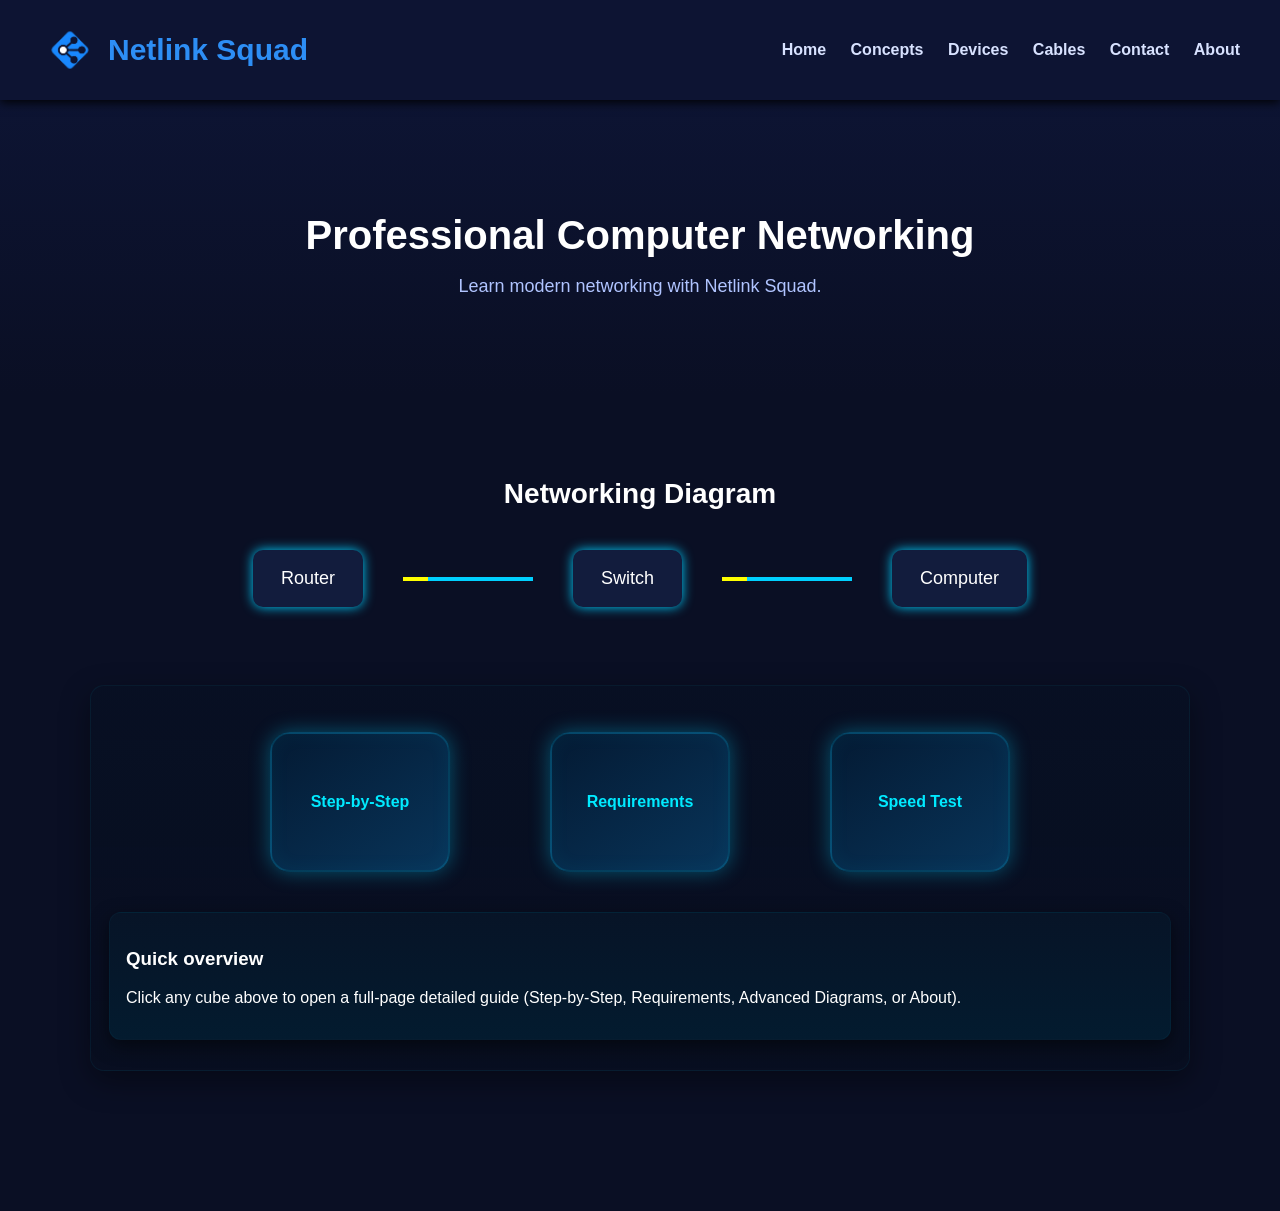
<file: index.html>
<!DOCTYPE html>
<html lang="en">
<head>
<meta charset="utf-8" />
<meta name="viewport" content="width=device-width,initial-scale=1" />
<link rel="stylesheet" href="style.css">
<title>Netlink Squad — Home</title>
<style>
:root{
  --accent:#00eaff;
  --accent2:#0096ff;
  --bg1:#0b1b33;
  --card:#071427;
  --text:#cfe8ff;
  --glow:0 0 20px rgba(0,212,255,0.35);
  --glow-big:0 0 45px rgba(0,212,255,0.75);
}
*{box-sizing:border-box}


/* TABS (CUBES) */
.cube-tabs{ display:flex; gap: 100px; justify-content:center; flex-wrap:wrap; padding:28px; }
.tab{
  width:180px; height:140px;
  display:flex; align-items:center; justify-content:center;
  background:linear-gradient(145deg,#041a33,#083459);
  border-radius:20px; border:2px solid rgba(0,212,255,0.18);
  color:var(--accent); font-weight:700; text-decoration:none;
  box-shadow: inset 0 0 20px rgba(0,212,255,0.06), var(--glow);
  transition:transform .35s ease, box-shadow .35s ease, color .2s;
  transform-style:preserve-3d;
}
.tab:focus { outline:none; box-shadow:var(--glow-big); transform:scale(1.06) rotateX(6deg); }
.tab:hover{ transform:rotateX(12deg) rotateY(-12deg) scale(1.06); color:#fff; box-shadow:var(--glow-big); }

/* content grid (keeps same look as original panels) */
.container {
  width:92%;
  max-width:1100px;
  margin:18px auto 60px;
  padding:18px;
  background: linear-gradient(180deg, rgba(5,18,34,0.35), rgba(3,12,22,0.25));
  border-radius:14px; border:1px solid rgba(0,212,255,0.06);
  box-shadow:0 10px 30px rgba(0,0,0,0.4);
}

/* small cards for content */
.card{
  background:linear-gradient(180deg,#071427,#031b2f);
  padding:16px; border-radius:12px; margin:12px 0;
  border:1px solid rgba(0,212,255,0.04);
  box-shadow:0 6px 18px rgba(0,0,0,0.5);
}

/* RESPONSIVE */
@media (max-width:720px){
  .tab{ width:110px; height:110px; font-size:14px; }
  .hero h1{ font-size:28px; }
  header{ padding:12px 16px; }
}
</style>
</head>
<body>
  <header>
    <div class="logo">
    <img src="logo.png" alt="Logo">
    <span>Netlink Squad</span>
</div>

    <nav>
      <a href="index.html" aria-current="page">Home</a>
      <a href="Concepts.html">Concepts</a>
      <a href="devices.html">Devices</a>
      <a href="cable.html">Cables</a>
      <a href="contact.html">Contact</a>
      <a href="about.html">About</a>
    </nav>
  </header>

  <main>
    <section class="hero">
      <h1>Professional Computer Networking</h1>
      <p>Learn modern networking with Netlink Squad.</p>
    </section>
   
<section class="diagram-section">
    <h2> Networking Diagram</h2>

    <div class="network-diagram">
        <div class="device router">Router</div>
        <div class="line"></div>
        <div class="device switch">Switch</div>
        <div class="line"></div>
        <div class="device pc">Computer</div>
    </div>
</section>
<!-- Network Building Section -->
    

    <div class="container">
      <div class="cube-tabs" role="tablist" aria-label="Main tabs">
        <!-- Tabs are anchors linking to separate pages -->
        <a class="tab" role="tab" href="Step-by-Step.html">Step-by-Step</a>
        <a class="tab" role="tab" href="requirements.html">Requirements</a>
        <a class="tab" role="tab" href="Speed Test.html">Speed Test</a>
      </div>

      <!-- Keep a bit of quick-preview content below if you want -->
      <div class="card">
        <h3>Quick overview</h3>
        <p>Click any cube above to open a full-page detailed guide (Step-by-Step, Requirements, Advanced Diagrams, or About).</p>
      </div>
    </div>
  </main>
</body>
</html>
</file>
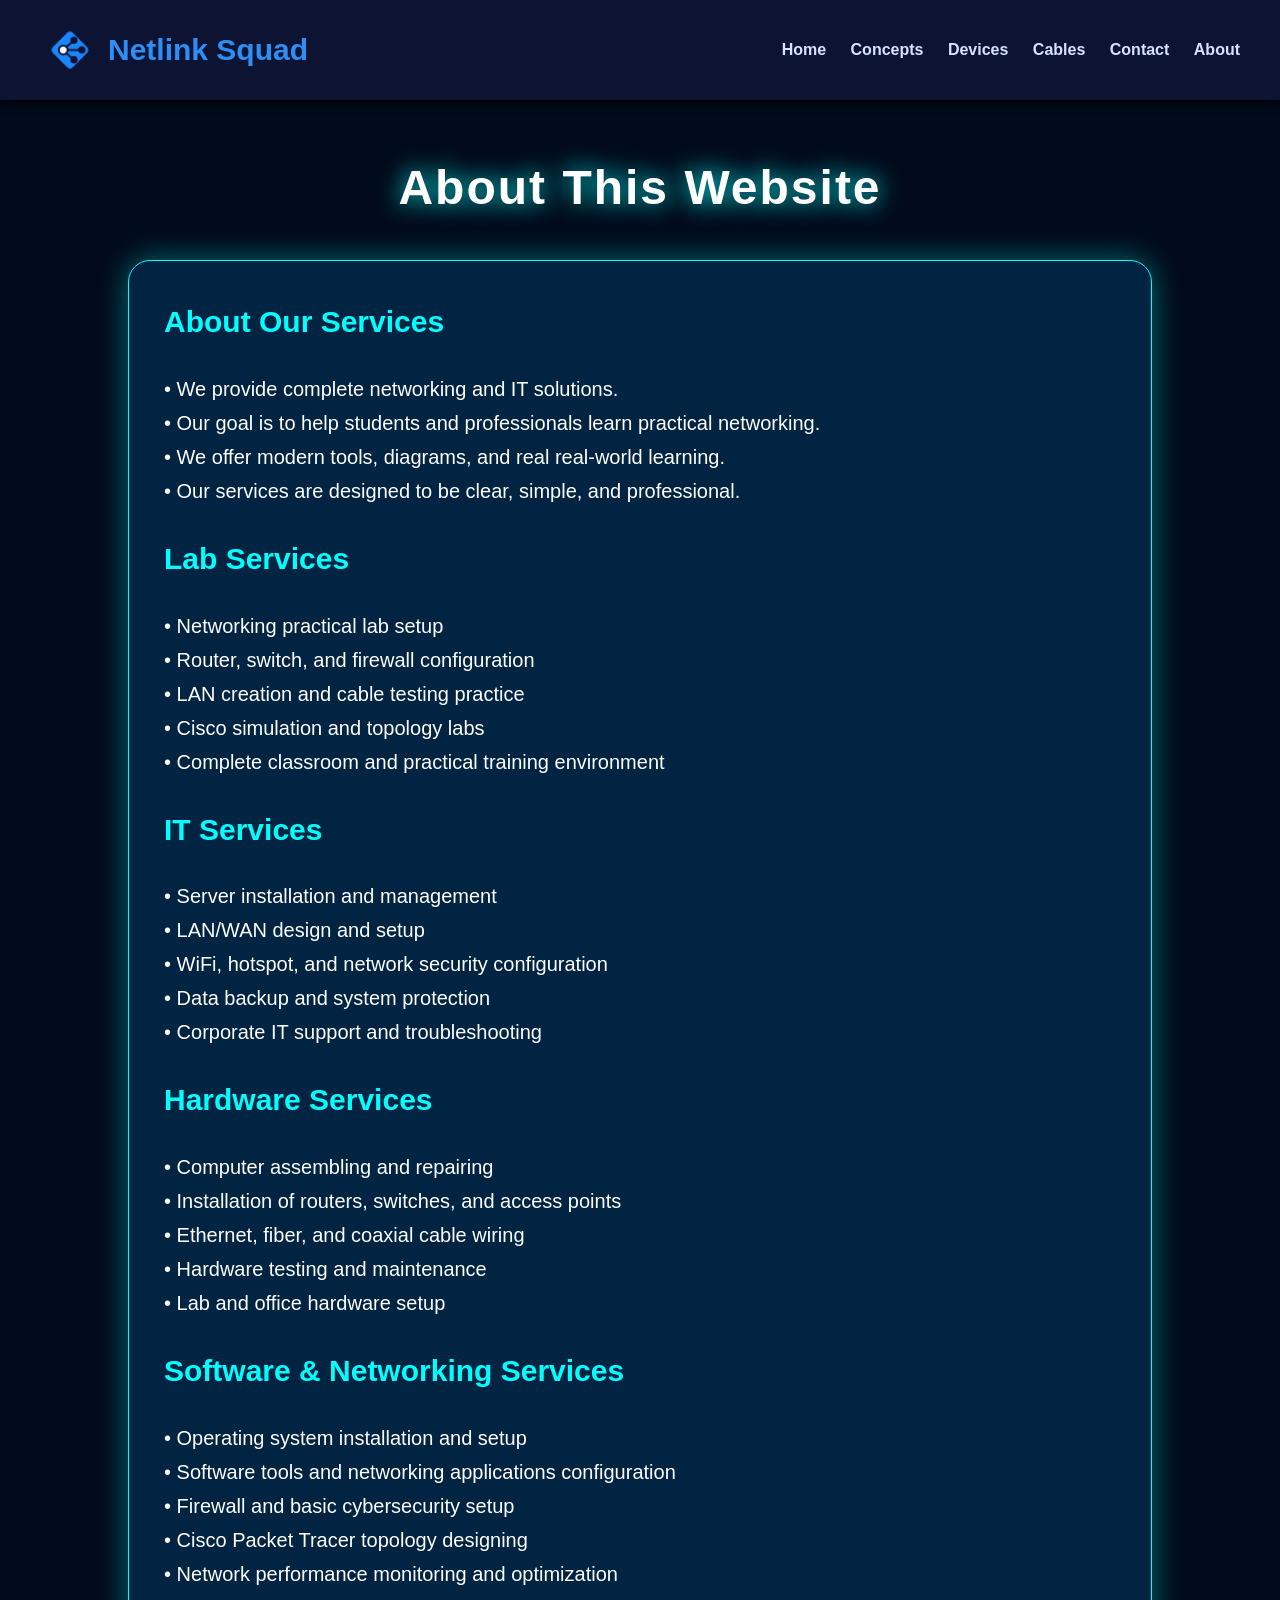
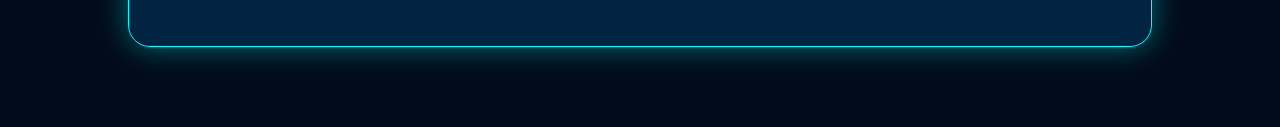
<file: about.html>
<!DOCTYPE html>
<html lang="en">
<head>
<meta charset="UTF-8">
<title>About Project</title>
<link rel="stylesheet" href="style.css">

<style>
    body {
        margin: 0;
        background: #020b1b;
        color: white;
        font-family: 'Poppins', sans-serif;
    }

    h1 {
        text-align: center;
        font-size: 48px;
        margin-top: 60px;
        text-shadow: 0 0 25px cyan;
        letter-spacing: 2px;
    }

    /* ====== FUTURISTIC CONTENT BOX ====== */
    .box {
        width: 80%;
        margin: auto;
        background: rgba(0, 45, 80, 0.75);
        padding: 35px;
        border-radius: 22px;
        border: 1px solid cyan;
        margin-top: 45px;
        line-height: 1.7;
        font-size: 20px;
        box-shadow: 0 0 30px rgba(0,255,255,0.4);
    }

    /* ====== FIXED RIGHT-SIDE 3D BACK BUTTON ====== */
    .back-btn {
        position: fixed;
        top: 22px;
        right: 22px;
        padding: 14px 26px;
        background: linear-gradient(135deg, #02263e, #034a74);
        border: 2px solid cyan;
        border-radius: 14px;
        cursor: pointer;
        font-size: 20px;
        color: cyan;
        font-weight: bold;
        box-shadow: 0 0 15px cyan, inset 0 0 10px rgba(0,255,255,0.3);
        animation: pulseBtn 2s infinite;
        transition: 0.3s ease;
        opacity: 1;
        z-index: 999;
    }

    .back-btn:hover {
        transform: scale(1.12) translateY(-3px);
        box-shadow: 0 0 30px cyan;
    }

    @keyframes pulseBtn {
        0% { box-shadow: 0 0 10px cyan; }
        50% { box-shadow: 0 0 28px cyan; }
        100% { box-shadow: 0 0 10px cyan; }
    }

    /* ====== SCROLL DOWN = INVISIBLE / UP = VISIBLE ====== */
    .back-btn.hide {
        opacity: 0;
        pointer-events: none;
    }
</style>
</head>
<body>

  <header>
      <div class="logo">
    <img src="logo.png" alt="Logo">
    <span>Netlink Squad</span>
</div>
    <nav>
      <a href="index.html">Home</a>
      <a href="Concepts.html">Concepts</a>
      <a href="devices.html">Devices</a>
      <a href="cable.html">Cables</a>
      <a href="contact.html">Contact</a>
      <a href="about.html" aria-current="page">About</a>
    </nav>
  </header>

<h1>About This Website</h1>

<div class="box">

    <h2 style="color: cyan; margin-top:0;">About Our Services</h2>
    <p>
        • We provide complete networking and IT solutions.<br>
        • Our goal is to help students and professionals learn practical networking.<br>
        • We offer modern tools, diagrams, and real real-world learning.<br>
        • Our services are designed to be clear, simple, and professional.
    </p>

    <h2 style="color: cyan;">Lab Services</h2>
    <p>
        • Networking practical lab setup<br>
        • Router, switch, and firewall configuration<br>
        • LAN creation and cable testing practice<br>
        • Cisco simulation and topology labs<br>
        • Complete classroom and practical training environment
    </p>

    <h2 style="color: cyan;">IT Services</h2>
    <p>
        • Server installation and management<br>
        • LAN/WAN design and setup<br>
        • WiFi, hotspot, and network security configuration<br>
        • Data backup and system protection<br>
        • Corporate IT support and troubleshooting
    </p>

    <h2 style="color: cyan;">Hardware Services</h2>
    <p>
        • Computer assembling and repairing<br>
        • Installation of routers, switches, and access points<br>
        • Ethernet, fiber, and coaxial cable wiring<br>
        • Hardware testing and maintenance<br>
        • Lab and office hardware setup
    </p>

    <h2 style="color: cyan;">Software & Networking Services</h2>
    <p>
        • Operating system installation and setup<br>
        • Software tools and networking applications configuration<br>
        • Firewall and basic cybersecurity setup<br>
        • Cisco Packet Tracer topology designing<br>
        • Network performance monitoring and optimization
    </p>

</div>


<script>
/* ------- Scroll Down → Hide / Scroll Up → Show Button ------- */
let lastScroll = 0;
const btn = document.getElementById("backBtn");

window.addEventListener("scroll", () => {
    let current = window.scrollY;

    if (current > lastScroll) {
        btn.classList.add("hide");   // hide button
    } else {
        btn.classList.remove("hide"); // show button
    }

    lastScroll = current;
});
</script>

</body>
</html>
</file>
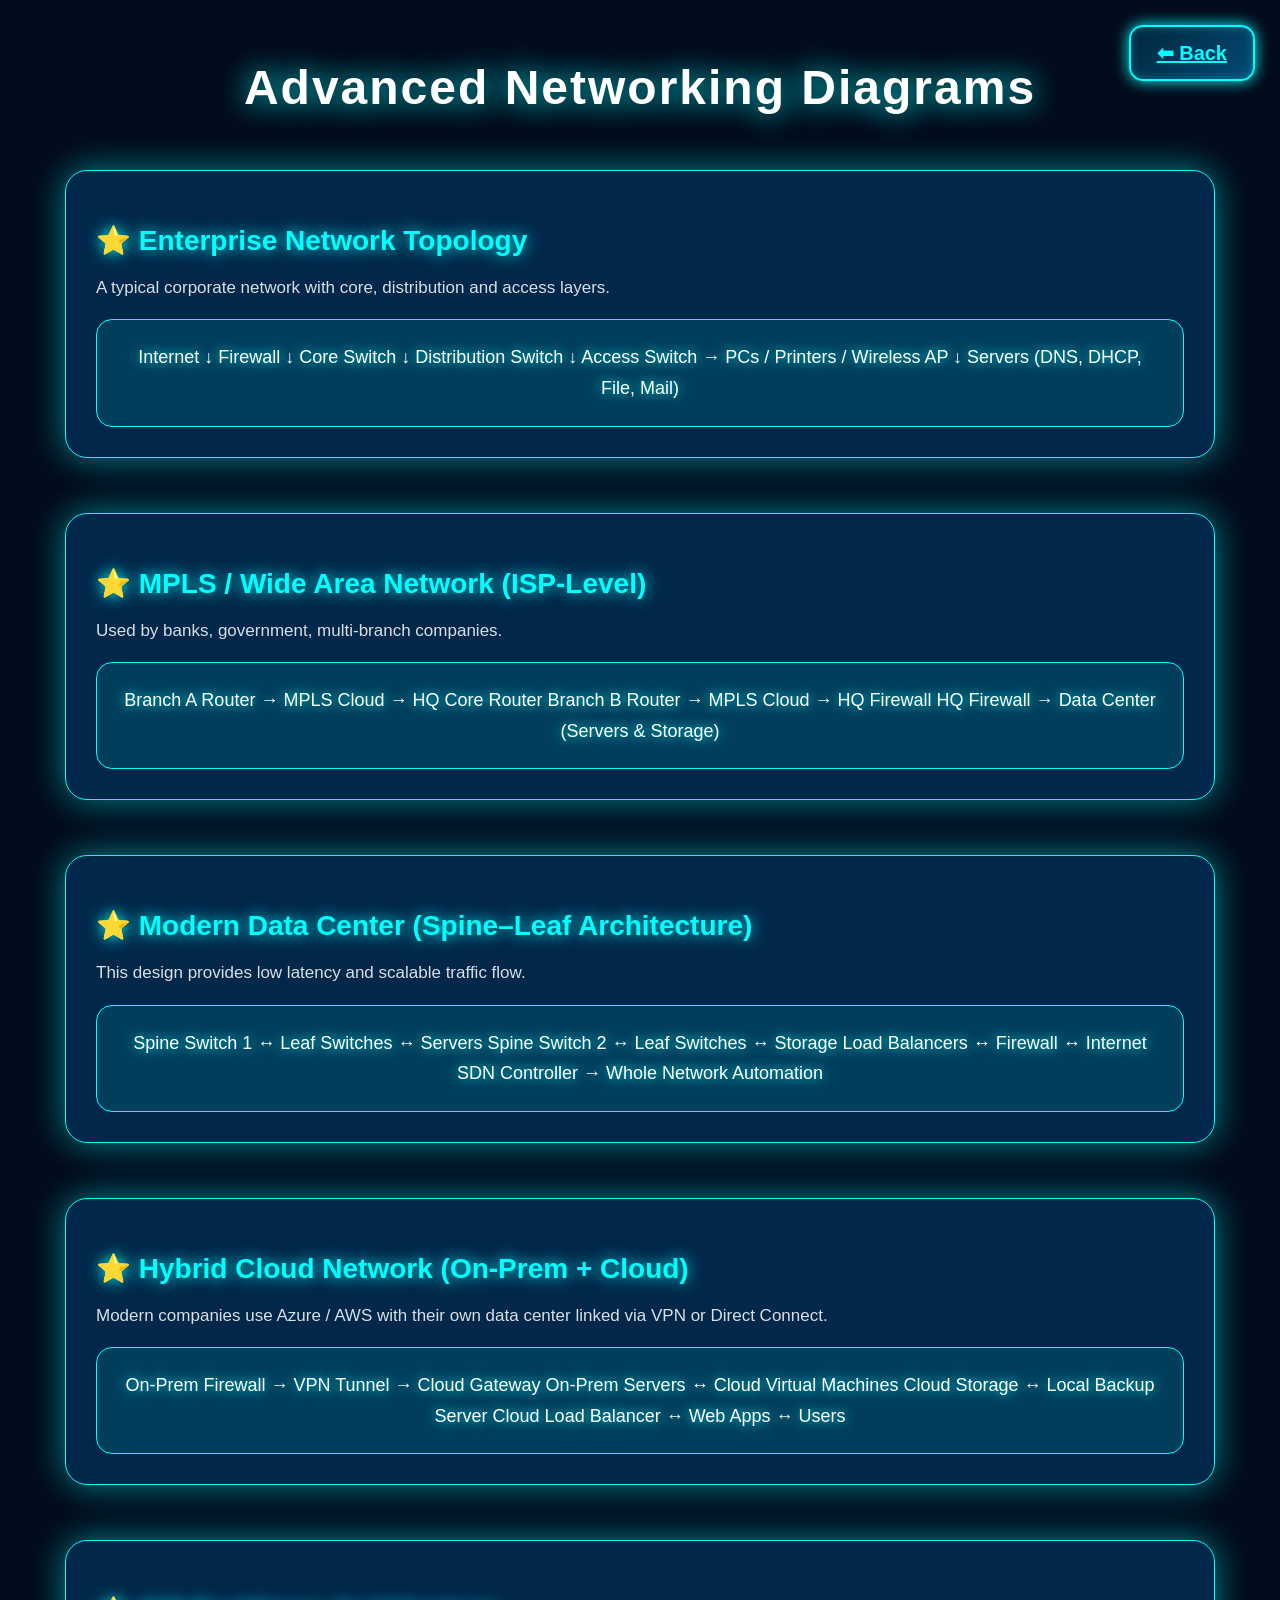
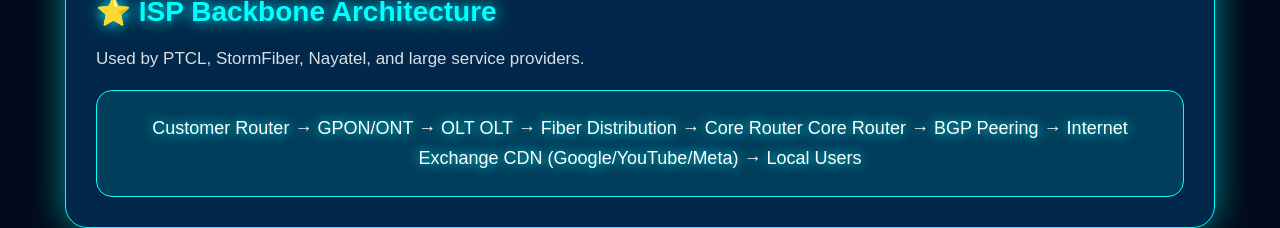
<file: advanced.html>
<!DOCTYPE html>
<html lang="en">
<head>
<meta charset="UTF-8">
<title>Advanced Networking</title>

<style>
    body {
        margin: 0;
        background: #020b1b;
        font-family: 'Poppins', sans-serif;
        color: white;
        overflow-x: hidden;
    }

    h1 {
        text-align: center;
        font-size: 48px;
        text-shadow: 0 0 30px cyan;
        margin-top: 60px;
        letter-spacing: 2px;
    }

    /* ====== 3D FIXED BACK BUTTON (RIGHT SIDE) ====== */
    .back-btn {
        position: fixed;
        top: 25px;
        right: 25px;
        padding: 14px 26px;
        background: linear-gradient(135deg, #02263e, #034a74);
        border: 2px solid cyan;
        border-radius: 14px;
        cursor: pointer;
        font-size: 20px;
        color: cyan;
        font-weight: bold;
        box-shadow: 0 0 15px cyan, inset 0 0 10px rgba(0,255,255,0.3);
        transition: 0.3s ease;
        animation: neonPulse 2s infinite;
        opacity: 1;
        z-index: 999;
    }

    .back-btn:hover {
        transform: scale(1.12) translateY(-3px);
        box-shadow: 0 0 30px cyan;
    }

    @keyframes neonPulse {
        0% { box-shadow: 0 0 15px cyan; }
        50% { box-shadow: 0 0 35px cyan; }
        100% { box-shadow: 0 0 15px cyan; }
    }

    /* ====== CONTENT BOX ====== */
  .diagram-box {
    width: 85%;
    margin: auto;
    background: rgba(0, 50, 90, 0.75);
    padding: 30px;
    border-radius: 22px;
    border: 1px solid cyan;
    box-shadow: 0 0 35px rgba(0,255,255,0.5);
    margin-top: 55px;
    transition: .35s ease;
}


    .diagram-box:hover {
        transform: scale(1.03);
        box-shadow: 0 0 45px cyan;
    }

    .diagram-title {
        font-size: 28px;
        color: cyan;
        text-shadow: 0 0 15px cyan;
        margin-bottom: 10px;
    }

    .diagram {
        background: rgba(0,255,255,0.1);
        padding: 22px;
        border: 1px solid cyan;
        border-radius: 16px;
        margin-top: 18px;
        text-align: center;
        text-shadow: 0 0 12px cyan;
        font-size: 18px;
        line-height: 1.7;
    }

    /* Improve readability */
    p {
        font-size: 17px;
        opacity: 0.85;
        line-height: 1.6;
    }
</style>
</head>
<body>

<a href="index.html" class="back-btn" id="backBtn">⬅ Back</a>

<h1>Advanced Networking Diagrams</h1>

<!-- ENTERPRISE NETWORK -->
<div class="diagram-box">
    <h2 class="diagram-title">⭐ Enterprise Network Topology</h2>
    <p>A typical corporate network with core, distribution and access layers.</p>

    <div class="diagram">
        Internet  
        ↓  
        Firewall  
        ↓  
        Core Switch  
        ↓  
        Distribution Switch  
        ↓  
        Access Switch → PCs / Printers / Wireless AP  
        ↓  
        Servers (DNS, DHCP, File, Mail)
    </div>
</div>

<!-- MPLS WAN -->
<div class="diagram-box">
    <h2 class="diagram-title">⭐ MPLS / Wide Area Network (ISP-Level)</h2>
    <p>Used by banks, government, multi-branch companies.</p>

    <div class="diagram">
        Branch A Router → MPLS Cloud → HQ Core Router  
        Branch B Router → MPLS Cloud → HQ Firewall  
        HQ Firewall → Data Center (Servers & Storage)
    </div>
</div>

<!-- DATA CENTER -->
<div class="diagram-box">
    <h2 class="diagram-title">⭐ Modern Data Center (Spine–Leaf Architecture)</h2>
    <p>This design provides low latency and scalable traffic flow.</p>

    <div class="diagram">
        Spine Switch 1 ↔ Leaf Switches ↔ Servers  
        Spine Switch 2 ↔ Leaf Switches ↔ Storage  
        Load Balancers ↔ Firewall ↔ Internet  
        SDN Controller → Whole Network Automation
    </div>
</div>

<!-- CLOUD + HYBRID NETWORK -->
<div class="diagram-box">
    <h2 class="diagram-title">⭐ Hybrid Cloud Network (On-Prem + Cloud)</h2>

    <p>Modern companies use Azure / AWS with their own data center linked via VPN or Direct Connect.</p>

    <div class="diagram">
        On-Prem Firewall → VPN Tunnel → Cloud Gateway  
        On-Prem Servers ↔ Cloud Virtual Machines  
        Cloud Storage ↔ Local Backup Server  
        Cloud Load Balancer ↔ Web Apps ↔ Users
    </div>
</div>

<!-- ISP ARCHITECTURE -->
<div class="diagram-box">
    <h2 class="diagram-title">⭐ ISP Backbone Architecture</h2>

    <p>Used by PTCL, StormFiber, Nayatel, and large service providers.</p>

    <div class="diagram">
        Customer Router → GPON/ONT → OLT  
        OLT → Fiber Distribution → Core Router  
        Core Router → BGP Peering → Internet Exchange  
        CDN (Google/YouTube/Meta) → Local Users
    </div>
</div>

<script>
/* ====== SCROLL-DOWN = HIDE BUTTON — SCROLL-UP = SHOW ====== */
let lastScroll = 0;
const btn = document.getElementById("backBtn");

window.addEventListener("scroll", () => {
    let current = window.scrollY;

    if (current > lastScroll) {
        // scrolling DOWN → hide button
        btn.style.opacity = "0";
        btn.style.pointerEvents = "none";
    } else {
        // scrolling UP → show button
        btn.style.opacity = "1";
        btn.style.pointerEvents = "auto";
    }

    lastScroll = current;
});
</script>

</body>
</html>
</file>
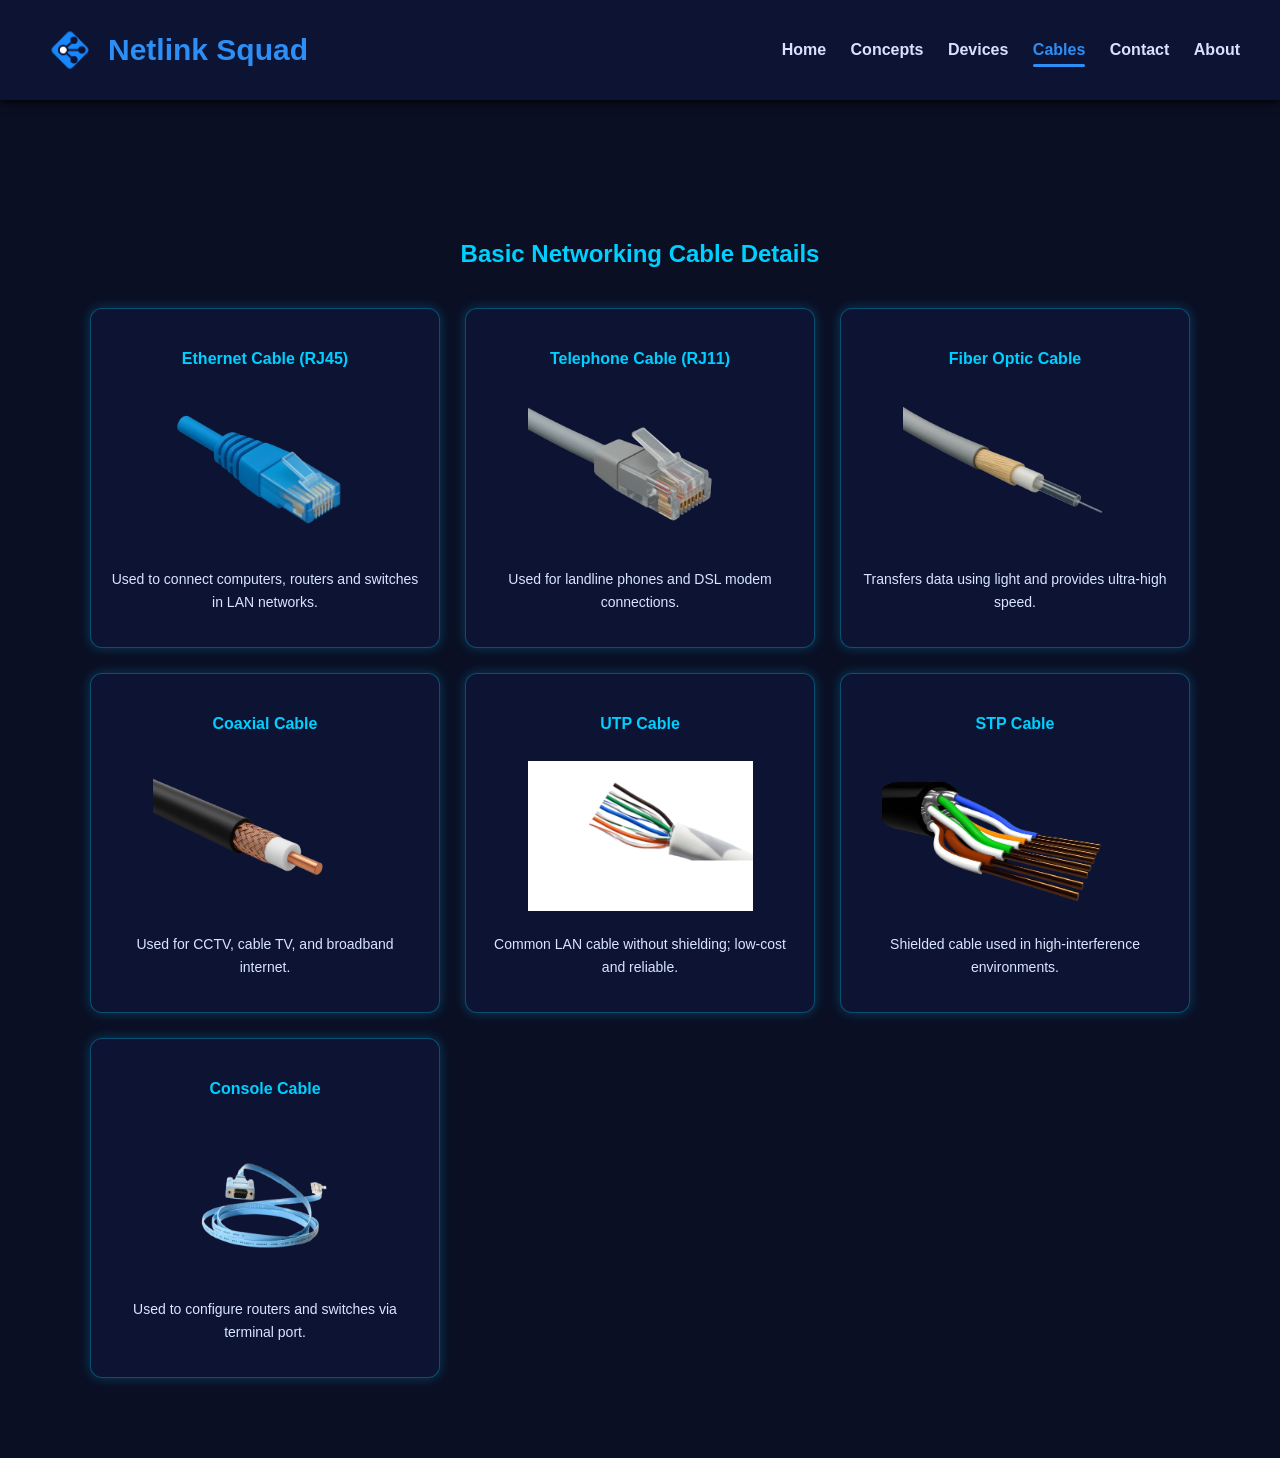
<file: cable.html>
<!DOCTYPE html>
<html lang="en">
<head>
<meta charset="UTF-8">
<meta name="viewport" content="width=device-width, initial-scale=1.0">
<title>Networking Cable Details</title>

<link rel="stylesheet" href="style.css">

<style>
   /* ---------- PAGE STYLING ---------- */
    .container {
        width: 90%;
        margin: auto;
    }

    /* Square Card Boxes */
    .requirement-grid {
        display: grid;
        grid-template-columns: repeat(auto-fit, minmax(260px, 1fr));
        gap: 25px;
        margin-top: 40px;
    }

    .req-card {
        background: #0d1433;
        border-radius: 12px;
        border: 1px solid #00d0ff50;
        box-shadow: 0 0 12px #00d0ff40;
        padding: 20px;
        height: 340px; /* Square box */
        display: flex;
        flex-direction: column;
        justify-content: space-between;
    }

    .req-card h4 {
        color: #00d0ff;
        text-align: center;
    }

    .req-card img {
        width: 100%;
        height: 150px;
        object-fit: contain;
        margin-top: 10px;
    }

    .req-card p {
        color: #d9e6ff;
        font-size: 14px;
        line-height: 1.6;
        text-align: center;
    }
</style>

</head>
<body>

<!-- NAVBAR -->
<header>
      <div class="logo">
    <img src="logo.png" alt="Logo">
    <span>Netlink Squad</span>
</div>
    <nav>
        <a href="index.html">Home</a>
        <a href="Concepts.html">Concepts</a>
        <a href="devices.html">Devices</a>
        <a class="active" href="cables.html">Cables</a>
        <a href="contact.html">Contact</a>
        <a href="about.html">About</a>
    </nav>
</header>

<section class="container" style="margin-top:140px;">
    <h2 style="text-align:center; color:var(--accent);">Basic Networking Cable Details</h2>

    <div class="requirement-grid">

        <!-- RJ45 -->
        <div class="req-card">
            <h4>Ethernet Cable (RJ45)</h4>
            <img src="rj45-3d.png2.png" alt="RJ45 Cable">
            <p>Used to connect computers, routers and switches in LAN networks.</p>
        </div>

        <!-- RJ11 -->
        <div class="req-card">
            <h4>Telephone Cable (RJ11)</h4>
            <img src="rj11-3d.png2.png" alt="RJ11 Cable">
            <p>Used for landline phones and DSL modem connections.</p>
        </div>

        <!-- Fiber -->
        <div class="req-card">
            <h4>Fiber Optic Cable</h4>
            <img src="fiber-3d.png2.png" alt="Fiber Cable">
            <p>Transfers data using light and provides ultra-high speed.</p>
        </div>

        <!-- Coaxial -->
        <div class="req-card">
            <h4>Coaxial Cable</h4>
            <img src="coaxial-3d.png2.png" alt="Coaxial Cable">
            <p>Used for CCTV, cable TV, and broadband internet.</p>
        </div>

        <!-- UTP -->
        <div class="req-card">
            <h4>UTP Cable</h4>
            <img src="utp-3d.png" alt="UTP Cable">
            <p>Common LAN cable without shielding; low-cost and reliable.</p>
        </div>

        <!-- STP -->
        <div class="req-card">
            <h4>STP Cable</h4>
            <img src="stp-3d.png" alt="STP Cable">
            <p>Shielded cable used in high-interference environments.</p>
        </div>

        <!-- Console -->
        <div class="req-card">
            <h4>Console Cable</h4>
            <img src="console-3d.png" alt="Console Cable">
            <p>Used to configure routers and switches via terminal port.</p>
        </div>

    </div>
</section>

</body>
</html>
</file>
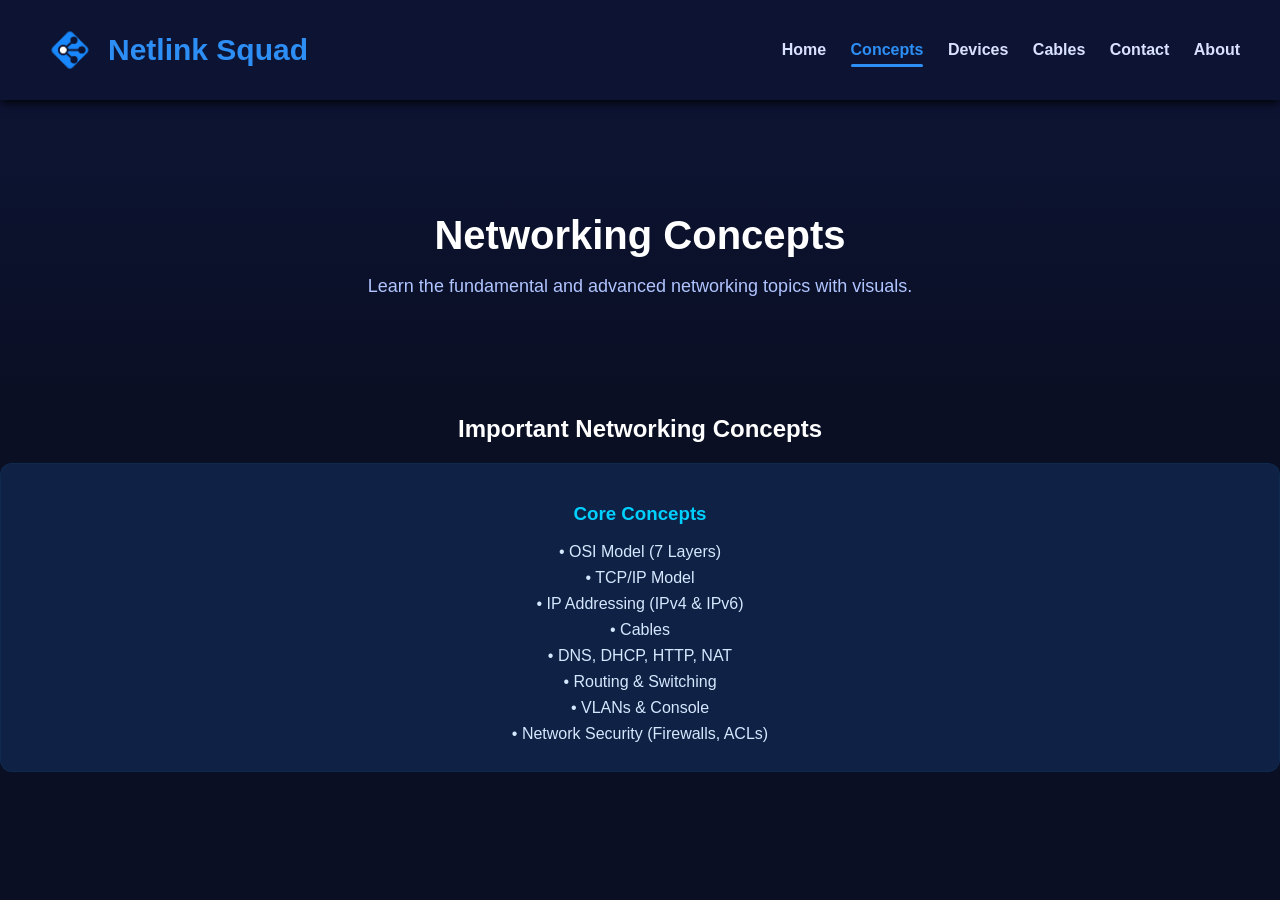
<file: Concepts.html>
<!DOCTYPE html>
<html lang="en">
<head>
    <meta charset="UTF-8">
    <meta name="viewport" content="width=device-width, initial-scale=1.0">
    <title>Networking Concepts</title>

    <link rel="stylesheet" href="style.css">
</head>

<body>

<!-- Header -->
<header>
    <div class="logo">
    <img src="logo.png" alt="Logo">
    <span>Netlink Squad</span>
</div>
    <nav>
        <a href="index.html">Home</a>
        <a class="active" href="Concepts.html">Concepts</a>
        <a href="devices.html">Devices</a>
        <a href="cable.html">Cables</a>
        <a href="contact.html">Contact</a>
        <a href="about.html">About</a>
    </nav>
</header>

<section class="hero">
    <h1>Networking Concepts</h1>
    <p>Learn the fundamental and advanced networking topics with visuals.</p>
</section>

<section class="network-guide">
    <h2>Important Networking Concepts</h2>

    <div class="guide-box">
        <h3>Core Concepts</h3>
        <ul>
            <li>•   OSI Model (7 Layers)</li>
            <li>•   TCP/IP Model</li>
            <li>•   IP Addressing (IPv4 & IPv6)</li>
            <li>•   Cables</li>
            <li>•   DNS, DHCP, HTTP, NAT</li>
            <li>•   Routing & Switching</li>
            <li>•   VLANs & Console</li>
            <li>•   Network Security (Firewalls, ACLs)</li>
        </ul>
    </div>
</section>

</body>
</html>
</file>
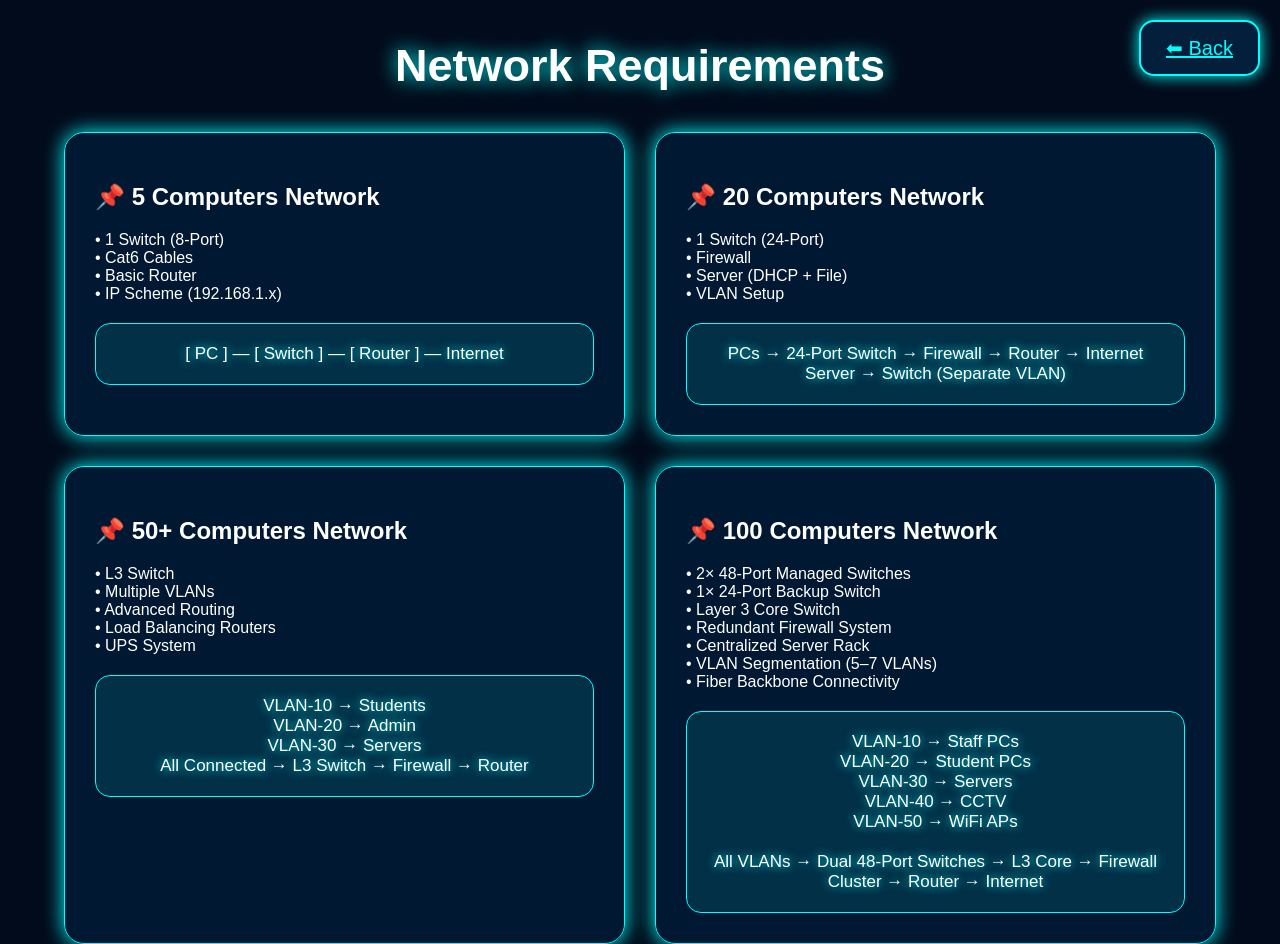
<file: requirements.html>
<!DOCTYPE html>
<html lang="en">
<head>
<meta charset="UTF-8">
<title>Network Requirements</title>
<style>
    body {
        margin: 0;
        font-family: Arial, sans-serif;
        background: #020b1b;
        color: #fff;
        overflow-x: hidden;
    }

    h1 {
        text-align: center;
        font-size: 45px;
        text-shadow: 0 0 20px cyan;
        margin-top: 40px;
    }

    .container {
        width: 90%;
        margin: auto;
        margin-top: 40px;
        display: grid;
        grid-template-columns: repeat(2, 1fr);
        gap: 30px;
    }

    .card {
        background: rgba(0, 30, 60, 0.7);
        border: 1px solid cyan;
        border-radius: 20px;
        padding: 30px;
        box-shadow: 0 0 20px cyan;
        transition: transform .3s;
    }

    .card:hover {
        transform: scale(1.03);
    }

    .diagram {
        margin-top: 20px;
        padding: 20px;
        background: rgba(0, 255, 255, 0.1);
        border: 1px solid cyan;
        border-radius: 15px;
        font-size: 17px;
        text-align: center;
        text-shadow: 0 0 10px cyan;
    }

    /* Back Button */
    .back-btn {
        position: fixed;
        z-index: 9999;
        
        position: fixed;
        top: 20px;
        right: 20px;
        padding: 14px 25px;
        background: #031f3b;
        border: 2px solid cyan;
        border-radius: 15px;
        cursor: pointer;
        font-size: 20px;
        color: cyan;
        box-shadow: 0 0 15px cyan;
        animation: pulse 2s infinite;
        transition: 0.3s;
    }

    .back-btn:hover { transform: scale(1.1); }

    @keyframes pulse {
        0% { box-shadow: 0 0 10px cyan; }
        50% { box-shadow: 0 0 30px cyan; }
        100% { box-shadow: 0 0 10px cyan; }
    }
    
    /* Hide Back Button on Scroll */
    .back-btn {
        opacity: 1;
        transition: opacity 0.4s ease;
    }
    .back-btn.hide {
        opacity: 0;
        pointer-events: none;
    }
</style>
</head>
<body>

<a href="index.html" class="back-btn">⬅ Back</a>

<h1>Network Requirements</h1>

<div class="container">

    <div class="card">
        <h2>📌 5 Computers Network</h2>
        <p>• 1 Switch (8-Port)<br>• Cat6 Cables<br>• Basic Router<br>• IP Scheme (192.168.1.x)</p>
        <div class="diagram">
            [ PC ] — [ Switch ] — [ Router ] — Internet
        </div>
    </div>

    <div class="card">
        <h2>📌 20 Computers Network</h2>
        <p>• 1 Switch (24-Port)<br>• Firewall<br>• Server (DHCP + File)<br>• VLAN Setup</p>
        <div class="diagram">
            PCs → 24-Port Switch → Firewall → Router → Internet<br>
            Server → Switch (Separate VLAN)
        </div>
    </div>

    <div class="card">
        <h2>📌 50+ Computers Network</h2>
        <p>• L3 Switch<br>• Multiple VLANs<br>• Advanced Routing<br>• Load Balancing Routers<br>• UPS System</p>
        <div class="diagram">
            VLAN-10 → Students<br>
            VLAN-20 → Admin<br>
            VLAN-30 → Servers<br>
            All Connected → L3 Switch → Firewall → Router
        </div>
    </div>

    <div class="card">
        <h2>📌 100 Computers Network</h2>
        <p>• 2× 48-Port Managed Switches<br>• 1× 24-Port Backup Switch<br>• Layer 3 Core Switch<br>• Redundant Firewall System<br>• Centralized Server Rack<br>• VLAN Segmentation (5–7 VLANs)<br>• Fiber Backbone Connectivity</p>
        <div class="diagram">
            VLAN-10 → Staff PCs<br>
            VLAN-20 → Student PCs<br>
            VLAN-30 → Servers<br>
            VLAN-40 → CCTV<br>
            VLAN-50 → WiFi APs<br><br>
            All VLANs → Dual 48-Port Switches → L3 Core → Firewall Cluster → Router → Internet
        </div>
    </div>

</div>

<script>
    let lastScroll = 0;
    const btn = document.querySelector('.back-btn');

    window.addEventListener('scroll', () => {
        let current = window.scrollY;

        if (current > lastScroll) {
            btn.classList.add('hide'); // scrolling down → hide
        } else {
            btn.classList.remove('hide'); // scrolling up → show
        }
        lastScroll = current;
    });
</script>
</body>
</html>
</file>
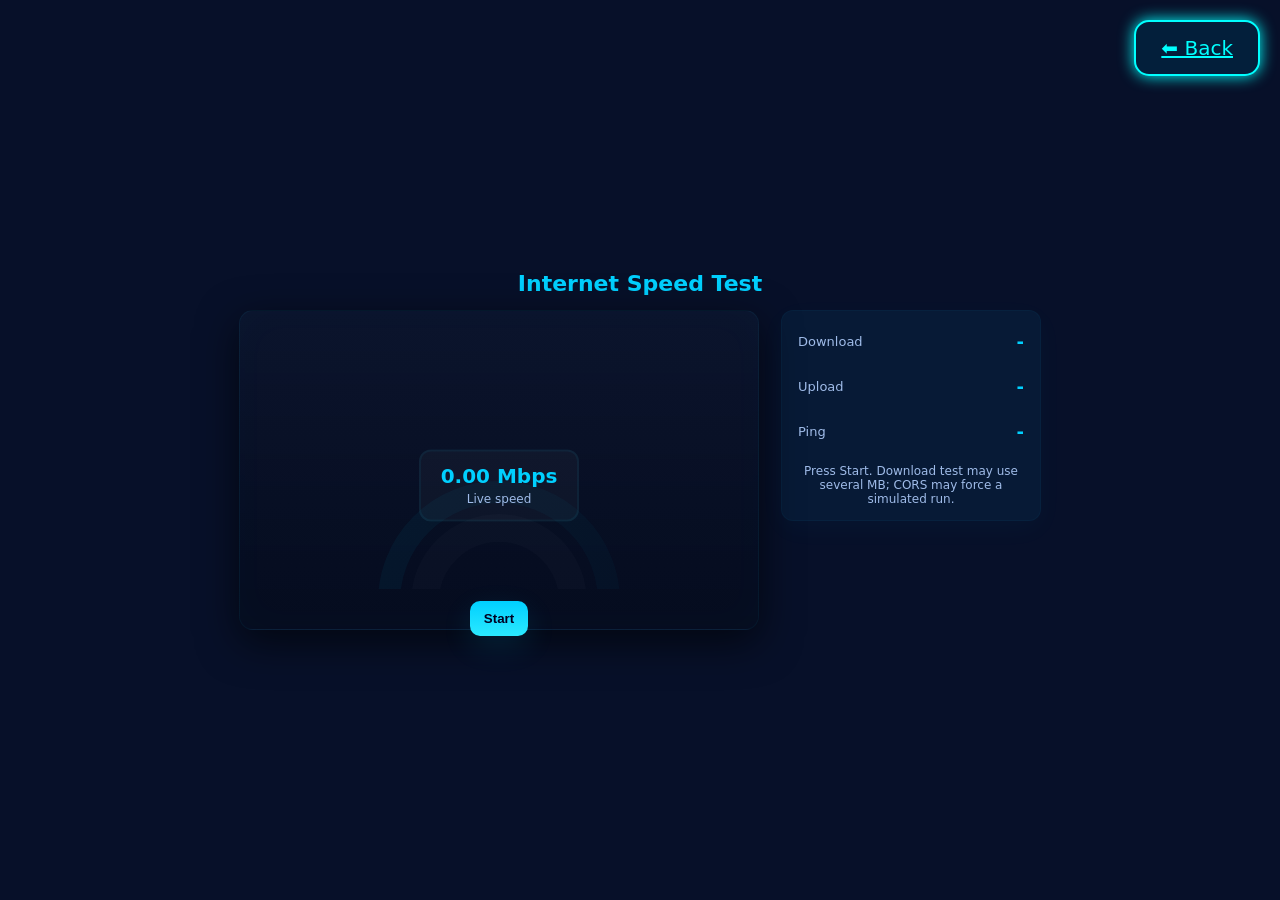
<file: Speed Test.html>
<!doctype html>
<html lang="en">
<head>
<meta charset="utf-8"/>
<meta name="viewport" content="width=device-width,initial-scale=1"/>
<title>Semi-circle Speed Meter (Ookla-like)</title>
<link rel="stylesheet" href="style.css">
<style>
:root{
  --bg:#071029; --card:#071a36; --accent:#00d0ff; --muted:#9fbbe8;
}
*{box-sizing:border-box}
body{
  margin:0; font-family:Inter,system-ui,Arial; background:var(--bg); color:#eaf3ff;
  display:flex; align-items:center; justify-content:center; min-height:100vh; padding:28px;
}
 .back-btn {
        position: fixed;
        z-index: 9999;
        
        position: fixed;
        top: 20px;
        right: 20px;
        padding: 14px 25px;
        background: #031f3b;
        border: 2px solid cyan;
        border-radius: 15px;
        cursor: pointer;
        font-size: 20px;
        color: cyan;
        box-shadow: 0 0 15px cyan;
        animation: pulse 2s infinite;
        transition: 0.3s;
    }

    .back-btn:hover { transform: scale(1.1); }

    @keyframes pulse {
        0% { box-shadow: 0 0 10px cyan; }
        50% { box-shadow: 0 0 30px cyan; }
        100% { box-shadow: 0 0 10px cyan; }
    }
    
    /* Hide Back Button on Scroll */
    .back-btn {
        opacity: 1;
        transition: opacity 0.4s ease;
    }
    .back-btn.hide {
        opacity: 0;
        pointer-events: none;
    }
.container{
  width:860px; max-width:96%; text-align:center;
}
.header{ color:var(--accent); font-weight:800; margin-bottom:14px; font-size:22px; }
.layout{ display:flex; gap:22px; align-items:flex-start; justify-content:center; flex-wrap:wrap; }

/* Gauge card */
.gauge-card{
  width:520px; height:320px; background:linear-gradient(180deg, rgba(255,255,255,0.02), rgba(0,0,0,0.25));
  border-radius:14px; padding:18px; position:relative; border:1px solid rgba(0,208,255,0.06);
  box-shadow:0 12px 40px rgba(0,0,0,0.6), inset 0 0 40px rgba(0,210,255,0.02);
}

/* canvas area (semi circle) */
.gauge-wrap{ width:100%; height:260px; display:flex; align-items:center; justify-content:center; position:relative; }
canvas{ display:block; }

/* center button/readout inside the semi circle */
.center{
  position:absolute; left:50%; top:48%; transform:translate(-50%,-5%);
  width:160px; height:72px; border-radius:12px; background:rgba(255,255,255,0.03);
  display:flex; flex-direction:column; align-items:center; justify-content:center; gap:4px;
  border:2px solid rgba(0,208,255,0.06);
}
.center .big{ font-size:20px; font-weight:800; color:var(--accent); }
.center .small{ font-size:12px; color:var(--muted); }

/* Start / Test again button */
.controls{ margin-top:12px; display:flex; gap:10px; justify-content:center; }
.btn{
  padding:10px 14px; border-radius:10px; border:none; cursor:pointer;
  background:linear-gradient(180deg,var(--accent),#2be9ff); color:#002; font-weight:800;
  box-shadow:0 10px 30px rgba(0,208,255,0.12);
}
.btn.ghost{ background:transparent; color:var(--muted); border:1px solid rgba(255,255,255,0.03); box-shadow:none; }

/* details panel */
.details{
  width:260px; background:var(--card); padding:14px; border-radius:12px; border:1px solid rgba(0,208,255,0.04);
  box-shadow:0 8px 28px rgba(0,210,255,0.03); display:flex; flex-direction:column; gap:12px;
}
.row{ display:flex; justify-content:space-between; align-items:center; padding:6px 2px; }
.label{ color:var(--muted); font-size:13px; }
.value{ color:var(--accent); font-weight:800; font-size:18px; }
.note{ font-size:12px; color:#9fbbe8; margin-top:4px; }

@media (max-width:880px){
  .layout{ flex-direction:column; align-items:center; }
  .gauge-card{ width:96%; }
  .details{ width:96%; max-width:520px; }
}

</style>
</head>
<body>
 <a href="index.html" class="back-btn">⬅ Back</a>


  <div class="container">
    <div class="header">Internet Speed Test</div>

    <div class="layout">
      <div class="gauge-card" role="application" aria-label="speed meter">
        <div class="gauge-wrap">
          <canvas id="gauge" width="480" height="260" aria-hidden="true"></canvas>

          <div class="center" id="centerBox">
            <div id="displayVal" class="big">0.00 Mbps</div>
            <div class="small">Live speed</div>
          </div>
        </div>

        <div class="controls">
          <button id="start" class="btn">Start</button>
          <button id="again" class="btn ghost" style="display:none">Test Again</button>
        </div>
      </div>

      <div class="details" aria-live="polite">
        <div class="row"><div class="label">Download</div><div id="dl" class="value">-</div></div>
        <div class="row"><div class="label">Upload</div><div id="ul" class="value">-</div></div>
        <div class="row"><div class="label">Ping</div><div id="pg" class="value">-</div></div>
        <div class="note" id="note">Press Start. Download test may use several MB; CORS may force a simulated run.</div>
      </div>
    </div>
  </div>

<script>
/* -------------------------
  Semi-circle Gauge — Clockwise
  White torch-style needle (inside meter)
  Readouts shown with exactly 2 decimals
--------------------------*/

const canvas = document.getElementById('gauge');
const ctx = canvas.getContext('2d', { alpha: true });
const W = canvas.width, H = canvas.height;
const cx = W/2, cy = H*1.05;      // center located slightly below canvas so we get a half circle
const R = 110;                    // radius for semi circle drawing
const MARKS = [0,5,10,50,100,250,500,750,1000];
const MIN = 0, MAX = 1000;
const START_ANGLE = Math.PI;      // leftmost (180 deg)
const END_ANGLE   = 0;            // rightmost (0 deg) -> clockwise increasing
const needleLen = R - 8;

// DOM
const startBtn = document.getElementById('start');
const againBtn = document.getElementById('again');
const displayVal = document.getElementById('displayVal');
const dlEl = document.getElementById('dl'), ulEl = document.getElementById('ul'), pgEl = document.getElementById('pg'), noteEl = document.getElementById('note');

let animReq = null, running = false;

/* draw static gauge background */
function drawBase(){
  ctx.clearRect(0,0,W,H);
  // soft background arc base
  ctx.lineWidth = 22;
  ctx.lineCap = 'round';
  const grad = ctx.createLinearGradient(0,0,W,0);
  grad.addColorStop(0,'rgba(0,210,255,0.06)');
  grad.addColorStop(1,'rgba(0,210,255,0.02)');
  ctx.strokeStyle = grad;
  ctx.beginPath();
  ctx.arc(cx, cy, R, START_ANGLE, END_ANGLE, false);
  ctx.stroke();

  // colored gradient arc segments (for visual bands)
  const steps = 160;
  for(let i=0;i<=steps;i++){
    const t = i/steps;
    const angle = START_ANGLE + (END_ANGLE - START_ANGLE) * t;
    const mb = MIN + (MAX - MIN) * t;
    // basic color map: cool -> warm
    const intensity = Math.min(1, mb/600);
    const r = Math.floor(255*intensity);
    const g = Math.floor(210 - 120*intensity);
    const b = Math.floor(255 - 255*intensity*0.6);
    ctx.beginPath();
    ctx.strokeStyle = `rgba(${r},${g},${b},0.95)`;
    ctx.lineWidth = 14;
    ctx.arc(cx, cy, R, angle, angle + 0.01, false);
    ctx.stroke();
  }

  // ticks and labels
  ctx.fillStyle = 'rgba(0,210,255,0.95)';
  ctx.font = '600 12px Inter, Arial';
  ctx.textAlign = 'center';
  ctx.textBaseline = 'middle';
  MARKS.forEach(v=>{
    const t = (v - MIN) / (MAX - MIN);
    const angle = START_ANGLE + (END_ANGLE - START_ANGLE) * t;
    const tx = cx + Math.cos(angle) * (R + 24);
    const ty = cy + Math.sin(angle) * (R + 24);
    ctx.fillText(String(v), tx, ty);
    // tick
    const x1 = cx + Math.cos(angle)*(R - 10);
    const y1 = cy + Math.sin(angle)*(R - 10);
    const x2 = cx + Math.cos(angle)*(R + 6);
    const y2 = cy + Math.sin(angle)*(R + 6);
    ctx.beginPath(); ctx.moveTo(x1,y1); ctx.lineTo(x2,y2); ctx.strokeStyle='rgba(0,210,255,0.14)'; ctx.lineWidth=2; ctx.stroke();
  });

  // inner glossy arc
  ctx.beginPath();
  ctx.arc(cx, cy, R - 36, START_ANGLE, END_ANGLE, false);
  ctx.strokeStyle = 'rgba(255,255,255,0.02)';
  ctx.lineWidth = 28; ctx.stroke();
}

/* draw needle as white torch inside the gauge; valueMbps -> angle */
function drawNeedle(valueMbps){
  // clamp and map
  const t = Math.max(0, Math.min(1, (valueMbps - MIN)/(MAX - MIN)));
  const angle = START_ANGLE + (END_ANGLE - START_ANGLE) * t;

  // cone glow (white subtle)
  ctx.save();
  ctx.translate(cx, cy);
  ctx.rotate(angle);
  // cone gradient
  const cone = ctx.createLinearGradient(0, -6, needleLen, 0);
  cone.addColorStop(0, 'rgba(255,255,255,0.28)');
  cone.addColorStop(0.6, 'rgba(255,255,255,0.06)');
  cone.addColorStop(1, 'rgba(255,255,255,0.00)');
  ctx.beginPath();
  ctx.moveTo(6,0); ctx.lineTo(needleLen, -8); ctx.lineTo(needleLen, 8); ctx.closePath();
  ctx.fillStyle = cone; ctx.fill();

  // needle body (white torch)
  const bodyGrad = ctx.createLinearGradient(0,0,needleLen,0);
  bodyGrad.addColorStop(0, 'rgba(255,255,255,0.98)');
  bodyGrad.addColorStop(1, 'rgba(220,220,220,0.65)');
  ctx.beginPath();
  ctx.moveTo(3, -3); ctx.lineTo(needleLen-14, -3); ctx.lineTo(needleLen-18, 0); ctx.lineTo(needleLen-14, 3); ctx.lineTo(3,3); ctx.closePath();
  ctx.fillStyle = bodyGrad; ctx.fill();

  // needle highlight
  ctx.beginPath(); ctx.moveTo(6,-1); ctx.lineTo(needleLen-20,-1); ctx.lineTo(needleLen-24,0); ctx.lineTo(needleLen-20,1); ctx.lineTo(6,1); ctx.closePath();
  ctx.fillStyle = 'rgba(255,255,255,0.6)'; ctx.fill();

  // hub
  ctx.beginPath(); ctx.arc(0,0,8,0,Math.PI*2); ctx.fillStyle='rgba(0,0,0,0.8)'; ctx.fill();
  ctx.beginPath(); ctx.arc(0,0,4,0,Math.PI*2); ctx.fillStyle='rgba(255,255,255,0.06)'; ctx.fill();

  ctx.restore();
}

/* render function: base + needle + live text */
function render(value){
  drawBase();
  drawNeedle(value);
  displayVal.textContent = value.toFixed(2) + ' Mbps'; // exactly 2 decimals
}

/* ---------------------------
   Measurement routine
   Attempts real download streaming; falls back to simulation
   ---------------------------*/

const TEST_FILES = [
  'https://speed.hetzner.de/100MB.bin',
  'https://speed.hetzner.de/10MB.bin',
  'https://download.samplelib.com/mp4/sample-20mb.mp4'
];

function now(){ return performance.now(); }

async function measurePing(){
  try{
    const t0 = now();
    const r = await fetch('https://www.cloudflare.com/cdn-cgi/trace', {cache:'no-store', mode:'cors'});
    const t1 = now();
    if(!r.ok) throw new Error('ping fail');
    return Math.max(1, Math.round(t1 - t0));
  }catch(e){
    return Math.floor(Math.random()*40)+8;
  }
}

async function measureDownload(onProgress){
  let totalBytes = 0;
  let totalTime = 0;
  let succeeded = false;

  for(const url of TEST_FILES){
    try{
      const t0 = now();
      const res = await fetch(url + '?cache=' + Math.random(), {cache:'no-store', mode:'cors'});
      if(!res.ok) throw new Error('bad res');
      succeeded = true;

      if(res.body && res.body.getReader){
        const reader = res.body.getReader();
        let done = false;
        while(!done){
          const {done: d, value} = await reader.read();
          if(d){ done = true; break; }
          totalBytes += value.byteLength;
          const tNow = now();
          const elapsed = (tNow - t0) / 1000;
          const mbpsInstant = (totalBytes * 8) / (elapsed * 1024 * 1024);
          onProgress(mbpsInstant);
        }
        totalTime += (now() - t0) / 1000;
      } else {
        const buff = await res.arrayBuffer();
        const t1 = now();
        totalBytes += buff.byteLength;
        const elapsed = (t1 - t0) / 1000;
        totalTime += elapsed;
        const mbps = (buff.byteLength * 8) / (elapsed * 1024 * 1024);
        onProgress(mbps);
      }
      await new Promise(r=>setTimeout(r,200));
    }catch(err){
      console.warn('dl try failed', err);
    }
  }

  if(!succeeded) throw new Error('no downloads available');

  const finalMbps = (totalBytes * 8) / (Math.max(totalTime, 0.01) * 1024 * 1024);
  return finalMbps;
}

/* realistic simulation fallback */
function simulatedRun(onProgress){
  return new Promise(async (resolve)=>{
    const target = Math.round((Math.random()*0.8 + 0.2) * (Math.random()>0.6 ? (Math.random()*900+100) : (Math.random()*200+10)));
    const duration = 2000 + Math.random()*1600;
    const steps = 80;
    for(let i=0;i<=steps;i++){
      const t = i/steps;
      const val = target * (1 - Math.pow(1-t, 3)); // ease-out
      const jitter = Math.sin(i*0.7)*(Math.random()*0.6);
      onProgress(Math.max(0, val + jitter));
      await new Promise(r=>setTimeout(r, duration/steps));
    }
    resolve(target);
  });
}

/* orchestrator */
async function runTest(){
  if(running) return;
  running = true;
  startBtn.disabled = true; startBtn.textContent='Running...';
  dlEl.textContent = '-'; ulEl.textContent='-'; pgEl.textContent='-';
  noteEl.textContent = 'Measuring ping + download. If blocked, simulation will run.';
  render(0);

  // ping
  const ping = await measurePing();
  pgEl.textContent = ping + ' ms';

  let last = 0;
  const onProgress = (mbps) => {
    // smooth
    last = last*0.75 + mbps*0.25;
    render(last);
  };

  let downloadResult = 0;
  try{
    downloadResult = await measureDownload(onProgress);
    render(downloadResult);
    dlEl.textContent = downloadResult.toFixed(2) + ' Mbps';
  }catch(e){
    console.warn('real download failed, simulating', e);
    const target = await simulatedRun(onProgress);
    render(target);
    dlEl.textContent = target.toFixed(2) + ' Mbps (sim)';
    noteEl.textContent = 'Real downloads blocked/cors failed — simulated reading shown.';
    downloadResult = target;
  }

  // upload = estimated fraction (simulated unless you provide endpoint)
  const uploadEst = Math.max(0.5, (downloadResult * (0.12 + Math.random()*0.45)));
  ulEl.textContent = uploadEst.toFixed(2) + ' Mbps (sim)';

  // finish UI
  startBtn.style.display = 'none';
  againBtn.style.display = 'inline-block';
  startBtn.disabled = false; startBtn.textContent='Start';
  noteEl.textContent = 'Test complete. Click Test Again to re-run.';
  running = false;
}

function resetTest(){
  render(0);
  displayVal.textContent = '0.00 Mbps';
  dlEl.textContent = '-'; ulEl.textContent='-'; pgEl.textContent='-';
  noteEl.textContent = 'Press Start. Download test may use several MB.';
  startBtn.style.display = 'inline-block';
  againBtn.style.display = 'none';
}

/* init */
render(0);
startBtn.addEventListener('click', runTest);
againBtn.addEventListener('click', ()=>{ resetTest(); runTest(); });
</script>
</body>
</html>
</file>
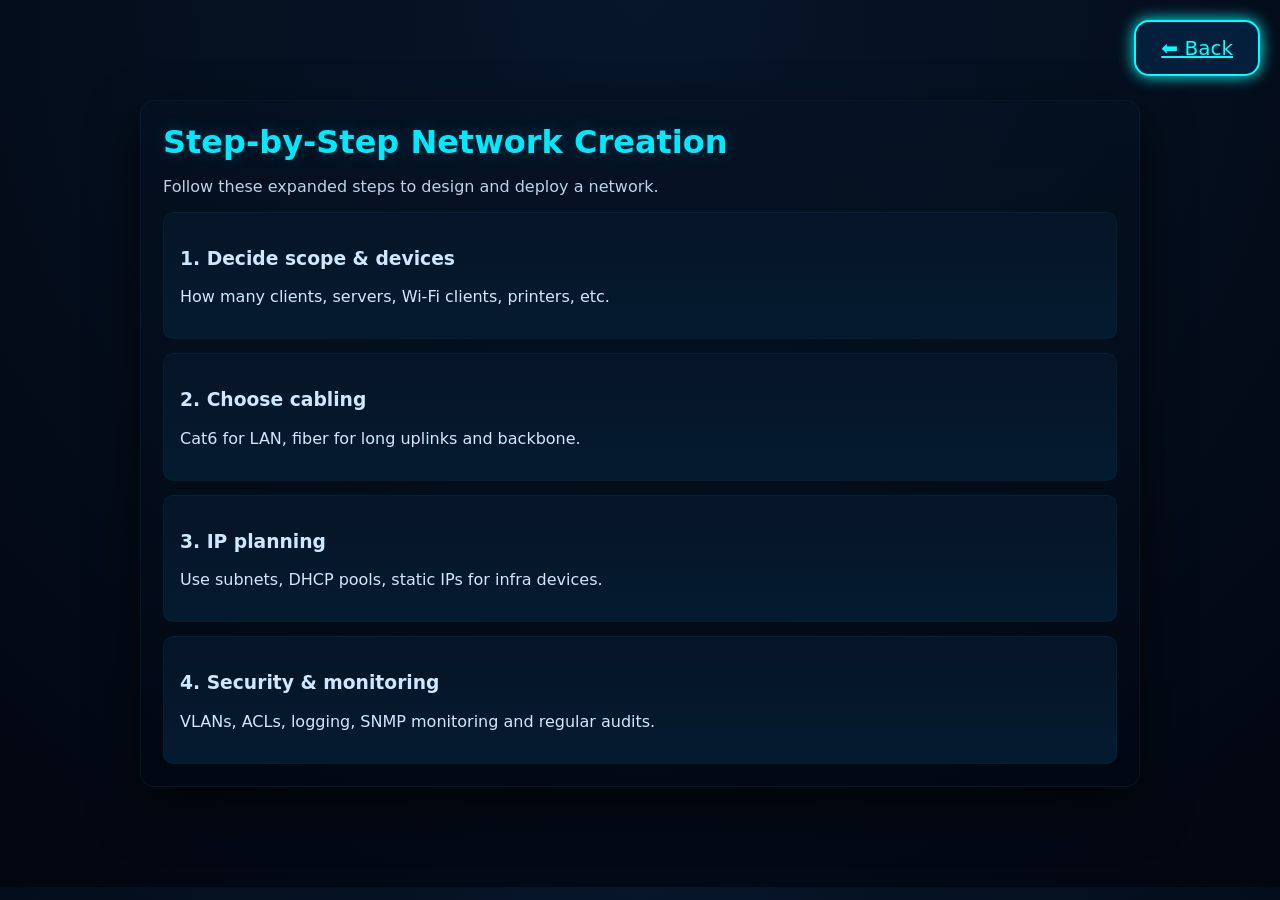
<file: Step-by-Step.html>
<!DOCTYPE html>
<html lang="en">
<head>
<meta charset="utf-8" />
<meta name="viewport" content="width=device-width,initial-scale=1" />
<title>Step-by-Step — Netlink Squad</title>
<style>
:root{ --accent:#00eaff; --bg:#020610; --text:#cfe8ff; --glow:0 0 20px rgba(0,212,255,0.35); }
*{box-sizing:border-box}
body{ margin:0; font-family:'Poppins', system-ui, Arial; background:radial-gradient(circle at top,#07162a,#020610); color:var(--text); }

/* Back button container (fixed on right) */
 .back-btn {
        position: fixed;
        z-index: 9999;
        
        position: fixed;
        top: 20px;
        right: 20px;
        padding: 14px 25px;
        background: #031f3b;
        border: 2px solid cyan;
        border-radius: 15px;
        cursor: pointer;
        font-size: 20px;
        color: cyan;
        box-shadow: 0 0 15px cyan;
        animation: pulse 2s infinite;
        transition: 0.3s;
    }

    .back-btn:hover { transform: scale(1.1); }

    @keyframes pulse {
        0% { box-shadow: 0 0 10px cyan; }
        50% { box-shadow: 0 0 30px cyan; }
        100% { box-shadow: 0 0 10px cyan; }
    }
    
    /* Hide Back Button on Scroll */
    .back-btn {
        opacity: 1;
        transition: opacity 0.4s ease;
    }
    .back-btn.hide {
        opacity: 0;
        pointer-events: none;
    }
/* Page container */
.container{ width:92%; max-width:1000px; margin:100px auto; padding:22px; background:linear-gradient(180deg, rgba(5,18,34,0.45), rgba(2,8,15,0.35)); border-radius:14px; border:1px solid rgba(0,212,255,0.06); box-shadow:0 20px 50px rgba(0,0,0,0.6); }
h1{ color:var(--accent); text-shadow:0 0 18px rgba(0,212,255,0.2); margin:0 0 8px; }
.card{ background:linear-gradient(180deg,#071427,#031b2f); padding:16px; border-radius:10px; margin-top:14px; border:1px solid rgba(0,212,255,0.04); }
</style>
</head>
<body>
 
 <a href="index.html" class="back-btn">⬅ Back</a>


  <div class="container">
    <h1>Step-by-Step Network Creation</h1>
    <p style="opacity:0.9">Follow these expanded steps to design and deploy a network.</p>

    <div class="card">
      <h3>1. Decide scope & devices</h3>
      <p>How many clients, servers, Wi-Fi clients, printers, etc.</p>
    </div>

    <div class="card">
      <h3>2. Choose cabling</h3>
      <p>Cat6 for LAN, fiber for long uplinks and backbone.</p>
    </div>

    <div class="card">
      <h3>3. IP planning</h3>
      <p>Use subnets, DHCP pools, static IPs for infra devices.</p>
    </div>

    <div class="card">
      <h3>4. Security & monitoring</h3>
      <p>VLANs, ACLs, logging, SNMP monitoring and regular audits.</p>
    </div>
  </div>
</body>
</html>
</file>
<file: style.css>
/* --------------------------------------------------
   GLOBAL STYLES
-------------------------------------------------- */
/* -------------------------------------
   BASE STYLING
-------------------------------------- */
body {
    margin: 0;
    padding: 0;
    background: #0a0f24;
    font-family: Arial, sans-serif;
    color: white;
     padding-top: 100px;
      padding-bottom: 80px; 
}

h1, h2, h3 {
    font-weight: bold;
}

/* ROOT COLORS */
:root{
    --bg:#050814;
    --panel:#0a1230;
    --accent:#00d0ff;
    --accent-2:#2be9ff;
    --muted:#b6c4ff;
    --card:#0f2144;
    --rounded:14px;
}

/* RESET */
* { box-sizing: border-box; }

/* -------------------------------------
   HEADER
-------------------------------------- */
/* -------------------------------------
   HEADER (UPDATED)
-------------------------------------- */
header {
    display: flex;
    justify-content: space-between;
    padding: 20px 40px;
    align-items: center;
    background: #0d1433;
    box-shadow: 0px 2px 10px #000;
    position: fixed;
    top: 0;
    width: 100%;
    z-index: 999;
}

header .logo {
    font-size: 30px;
    font-weight: bold;
    color: #2D8EF5;   /* SAME COLOR AS LOGO */
}

/* Simple logo without background, box, or shadow */
.logo {
    display: flex;
    align-items: center;
    gap: 8px;
    font-weight: 800;
    color: #2D8EF5;   /* SAME COLOR AS LOGO */
    font-size: 30px;
}

.logo img {
    width: 60px;
    height: 60px;
    object-fit: contain;
    background: none;
    box-shadow: none;
    border: none;
    border-radius: 0;
}



/* NAV LINKS UPDATED */
nav a {
    margin-left: 20px;
    text-decoration: none;
    color: #d8e2ff;
    font-size: 16px;
    font-weight: 600;        /* TEXT BOLDER */
    padding-bottom: 6px;     /* space for underline */
    position: relative;
    transition: 0.3s;
}

/* Hover underline */
nav a:hover::after {
    width: 100%;
}

nav a:hover {
    color: #2D8EF5;
}

/* White underline for active page */
nav a.active::after {
    content: "";
    position: absolute;
    bottom: -3px;
    left: 0;
    width: 100%;
    height: 3px;
    background: #2D8EF5;   /* ACTIVE PAGE LINE */
    border-radius: 2px;
}

/* Hover + active text color */
nav a.active {
    color: #2D8EF5;
}

/* Underline animation base */
nav a::after {
    content: "";
    position: absolute;
    bottom: -3px;
    left: 0;
    width: 0;
    height: 3px;
    background:  #2D8EF5;
    border-radius: 2px;
    transition: 0.3s;
}


/* -------------------------------------
   HERO SECTION
-------------------------------------- */
.hero {
    text-align: center;
    padding: 80px 20px;
    background: linear-gradient(180deg, #0d1433, #0a0f24);
}

.hero h1 {
    font-size: 40px;
    margin-bottom: 10px;
}

.hero p {
    font-size: 18px;
    color: #b0c4ff;
}

.container {
    width: 85%;
    max-width: 1100px;
    margin: auto;
}
/* Diagram Section */
.diagram-section {
    text-align: center;
    padding: 60px 20px;
}

.diagram-section h2 {
    font-size: 28px;
    margin-bottom: 40px;
}

/* Network Diagram */
.network-diagram {
    display: flex;
    justify-content: center;
    align-items: center;
    gap: 40px;
}

/* Devices */
.device {
    background: #131c3d;
    padding: 20px 35px;
    border-radius: 10px;
    font-size: 18px;
    box-shadow: 0px 0px 12px #00d0ff;
    animation: glow 2s infinite alternate;
}

/* Animated Lines */
.line {
    width: 130px;
    height: 4px;
    background: #00d0ff;
    position: relative;
    overflow: hidden;
}

.line::before {
    content: "";
    width: 25px;
    height: 4px;
    background: yellow;
    position: absolute;
    left: 0;
    animation: move 1.4s linear infinite;
}

/* Glow Animation */
@keyframes glow {
    0% { box-shadow: 0px 0px 5px #00d0ff; }
    100% { box-shadow: 0px 0px 20px #00d0ff; }
}

/* Packet Flow Animation */
@keyframes move {
    0% { left: 0; }
    100% { left: 130px; }
}

/* Responsive */
@media (max-width: 768px) {
    .network-diagram {
        flex-direction: column;
        gap: 20px;
    }
    .line {
        width: 4px;
        height: 80px;
    }
    .line::before {
        width: 4px;
        height: 20px;
        animation: move-vertical 1.3s linear infinite;
    }
}

@keyframes move-vertical {
    0% { top: 0; }
    100% { top: 80px; }
}

/* -------------------------------------
   HOMEPAGE TAB BUTTONS
-------------------------------------- */
.tabs-home {
    margin-top: 35px;
    display: flex;
    gap: 12px;
    flex-wrap: wrap;
}

.tab-btn {
    padding: 14px 22px;
    background: linear-gradient(180deg, rgba(255,255,255,0.04), rgba(255,255,255,0.02));
    border: 1px solid rgba(0,208,255,0.2);
    border-radius: 12px;
    color: var(--muted);
    font-weight: bold;
    text-decoration: none;
    font-size: 15px;
    box-shadow: 0 0 14px rgba(0,208,255,0.05);
    transition: 0.3s;
}

.tab-btn:hover {
    background: linear-gradient(180deg, var(--accent), var(--accent-2));
    color: #001;
    transform: translateY(-4px);
    box-shadow: 0 8px 28px rgba(0,208,255,0.25);
}

/* -------------------------------------
   PAGE CONTENT SECTIONS
-------------------------------------- */
.network-guide h2 {
    text-align: center;
}

.guide-box {
    background: var(--card);
    padding: 20px;
    border-radius: 12px;
     text-align: center;
    border: 1px solid rgba(0,208,255,0.05);
}
.guide-box ul {
    list-style-position: inside;   /* bullets text کے ساتھ center آئیں گے */
    padding: 0;
    margin: 0;
    text-align: center;            /* text center */
}


.guide-box h3 { color: var(--accent); }

.guide-box li {
    margin: 8px 8px;
    color: #d6e8ff;
   
    display: block;
   
}

/* -------------------------------------
   REQUIREMENTS PAGE GRID
-------------------------------------- */
.requirement-grid {
    margin-top: 30px;
    display: grid;
    grid-template-columns: repeat(2, 1fr);
    gap: 18px;
}

.req-card {
    background: var(--card);
    padding: 18px;
    border-radius: 12px;
    border: 1px solid rgba(0,208,255,0.05);
    box-shadow: 0 0 12px rgba(0,208,255,0.12);
    transition: 0.3s;
}

.req-card:hover {
    transform: scale(1.04);
    box-shadow: 0 0 25px rgba(0,208,255,0.4);
}

.req-card h4 {
    color: var(--accent);
    margin-bottom: 10px;
}

/* -------------------------------------
   ADVANCED DIAGRAM PAGE
-------------------------------------- */
.advanced-diagram h2 { color: var(--accent); }

.diagram-container { 
    display: flex; 
    flex-direction: column; 
    align-items: center; 
    gap: 20px; 
}

.device {
    background: #121c3d;
    padding: 18px 28px;
    border-radius: 10px;
}

.line-horizontal {
    width: 240px;
    height: 8px;
    background: linear-gradient(90deg,#003a55,var(--accent));
    border-radius: 8px;
    position: relative;
    overflow: hidden;
}

.packet {
    width: 18px;
    height: 8px;
    background: yellow;
    position: absolute;
    animation: movePacket 1.6s linear infinite;
}

@keyframes movePacket {
    0% { left: 0; }
    100% { left: 220px; }
}

/* -------------------------------------
   ABOUT PAGE
-------------------------------------- */
.about-box {
    background: var(--card);
    padding: 18px;
    border-radius: 12px;
    border: 1px solid rgba(0,208,255,0.05);
    color: var(--muted);
}

.about-box h3 { color: var(--accent); }

/* -------------------------------------
   RESPONSIVE
-------------------------------------- */
@media (max-width: 768px) {
    .requirement-grid {
        grid-template-columns: 1fr;
    }

    .tab-btn {
        width: 100%;
        text-align: center;
    }
}
</file>
